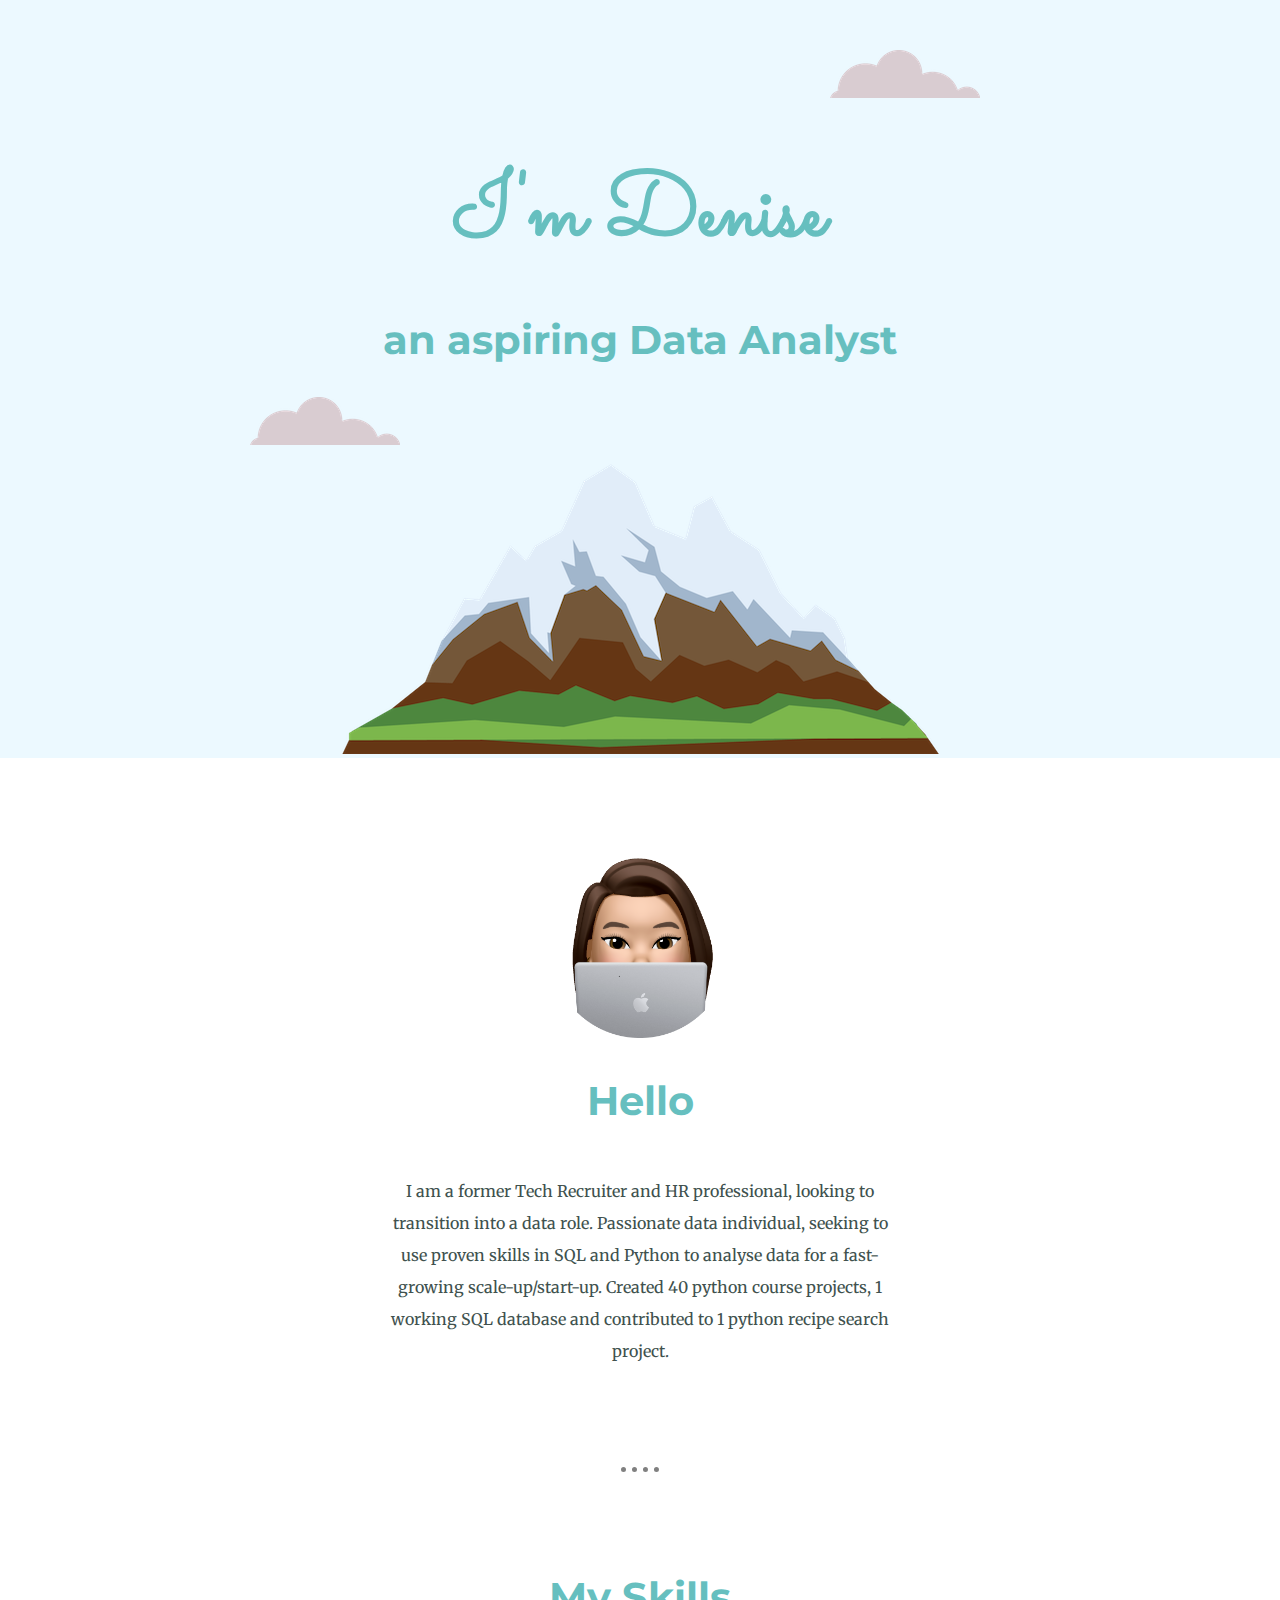
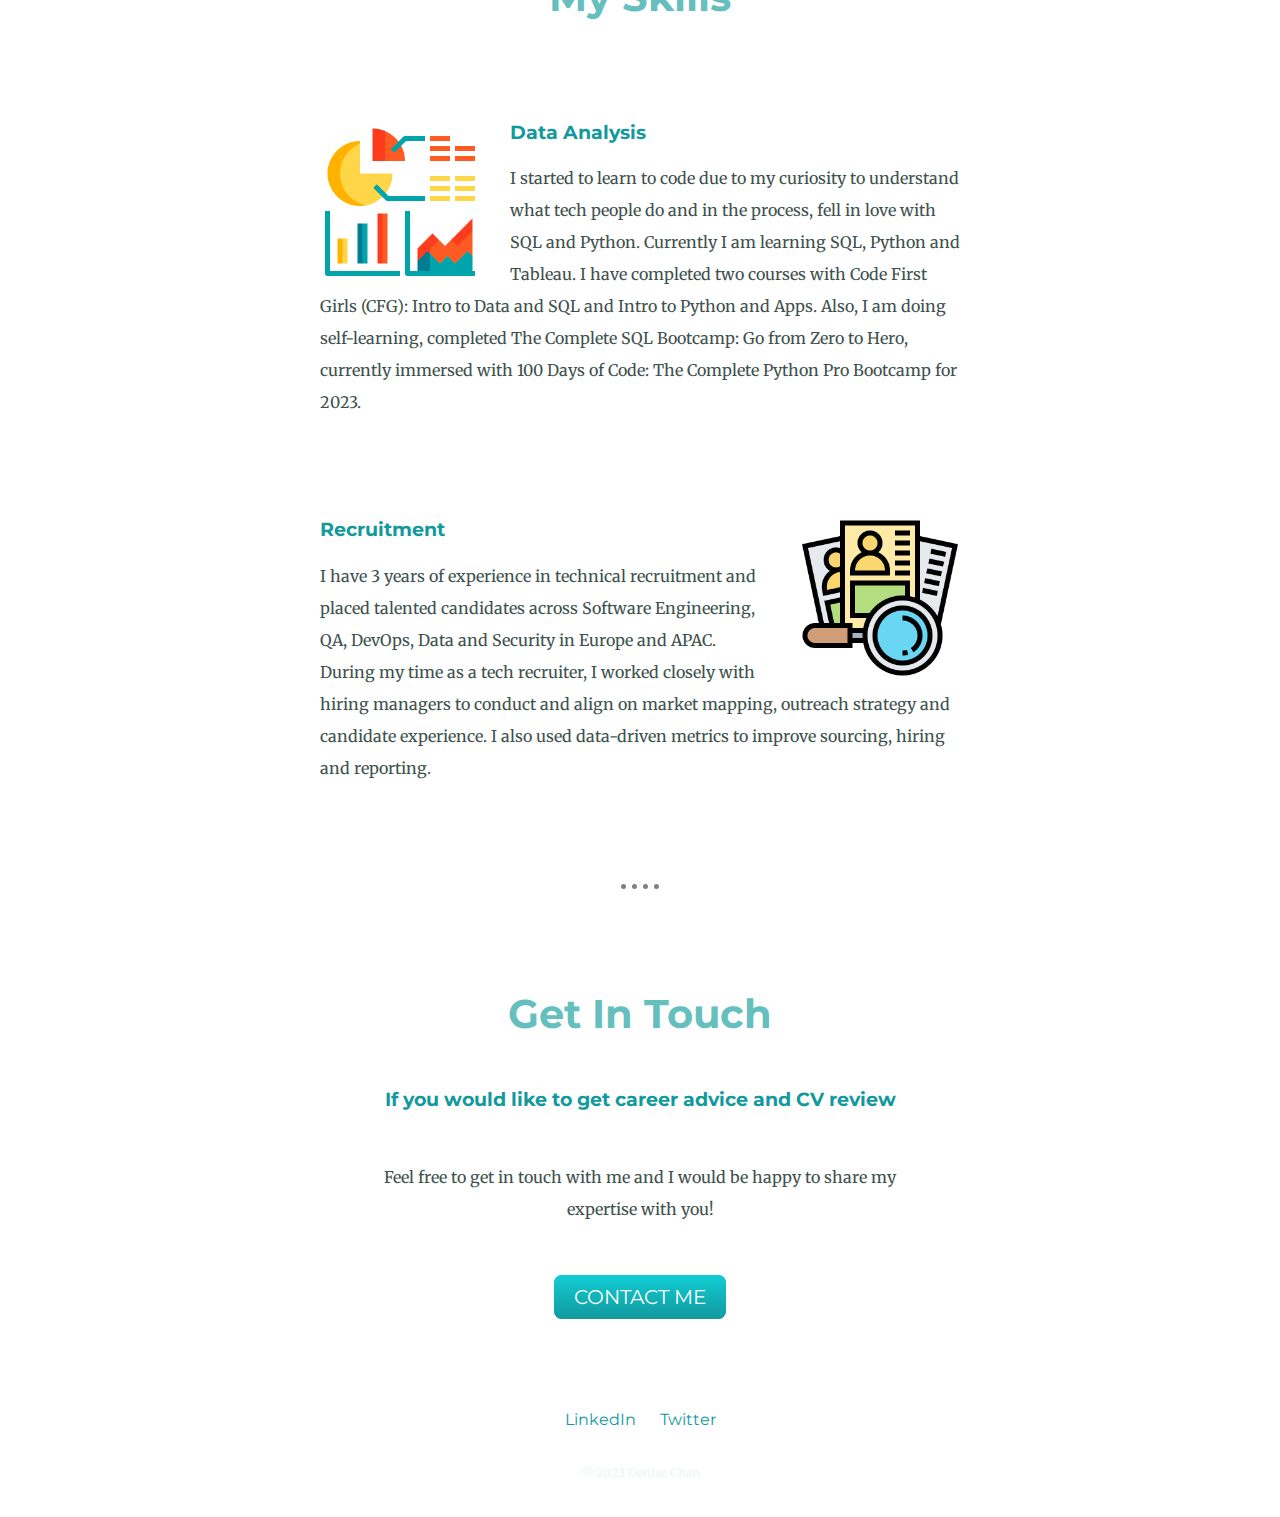
<file: index.html>
<!DOCTYPE html>
<html lang="en">
    <head>
        <meta charset="UTF-8">
        <title>Denise Chan</title>
        <link rel="stylesheet" type="text/css" href="https://denisecodes.github.io/Personal-Site/CSS/styles.css">
        <!-- Insert favicon -->
        <link rel="icon" href="favicon.ico">
        <link rel="preconnect" href="https://fonts.googleapis.com">
        <!-- Embedding font -->
        <link rel="preconnect" href="https://fonts.gstatic.com" crossorigin>
        <link href="https://fonts.googleapis.com/css2?family=Merriweather&family=Montserrat&family=Sacramento&display=swap" rel="stylesheet">
    </head>
    <body>
    <div class="top-container">
        <img class="top-cloud" src="images/cloud.png" alt="cloud-img">
        <h1>I'm Denise</h1>
        <h2>an aspiring Data Analyst</h2>
        <img class="bottom-cloud" src="images/cloud.png" alt="cloud-img">
        <img src="images/mountain.png" alt="mountain-img">
    </div>
    <div class="middle-container">
        <div class="profile">
        <img src="images/denise_profile_pic.png" alt="denise-img" style="height: 180px;">
        <h2>Hello</h2>
        <p class="intro">I am a former Tech Recruiter and HR professional, looking to transition into a data role. Passionate data individual,
        seeking to use proven skills in SQL and Python to analyse data for a fast-growing scale-up/start-up. Created
        40 python course projects, 1 working SQL database and contributed to 1 python recipe search project.</p>
        </div>
        <hr>
    <div class="skills">
        <h2>My Skills</h2>
        <div class="skill-row">
            <img class="skill data" src="images/analysis.png" alt="data_analysis-img">
            <h3>Data Analysis</h3>
            <p>I started to learn to code due to my curiosity to understand what tech people do and in the process,
            fell in love with SQL and Python. Currently I am learning SQL, Python and Tableau. I have completed two courses with Code First Girls (CFG): Intro to Data and SQL
            and Intro to Python and Apps. Also, I am doing self-learning, completed The Complete SQL Bootcamp: Go from Zero
            to Hero, currently immersed with 100 Days of Code: The Complete Python Pro Bootcamp for 2023.</p>
        </div>
        <div class="skill-row">
            <img class="skill recruit" src="images/recruitment.png" alt="recruitment-img">
            <h3>Recruitment</h3>
            <p class="recruit-p">I have 3 years of experience in technical recruitment and placed talented candidates across Software Engineering,
            QA, DevOps, Data and Security in Europe and APAC. During my time as a tech recruiter, I worked closely with hiring managers
            to conduct and align on market mapping, outreach strategy and candidate experience. I also used data-driven metrics
            to improve sourcing, hiring and reporting.</p>
        </div>
    </div>
    <hr>
    <div class="contact-me">
        <h2 class="contact">Get In Touch</h2>
        <h3 class="contact">If you would like to get career advice and CV review</h3>
        <p class="contact contact-msg">Feel free to get in touch with me and I would be happy to share my expertise with you!</p>
        <a class="btn" href="mailto:cykdenise@gmail.com">CONTACT ME</a>
    </div>
    </div>
    <div class="bottom-container">
      <a class="footer-link" href="https://www.linkedin.com/cyk-denise">LinkedIn</a>
      <a class="footer-link" href="https://twitter.com/denise_codes">Twitter</a>
      <p class="copyright">© 2023 Denise Chan</p>
    </div>
    </body>
</html>
</file>
